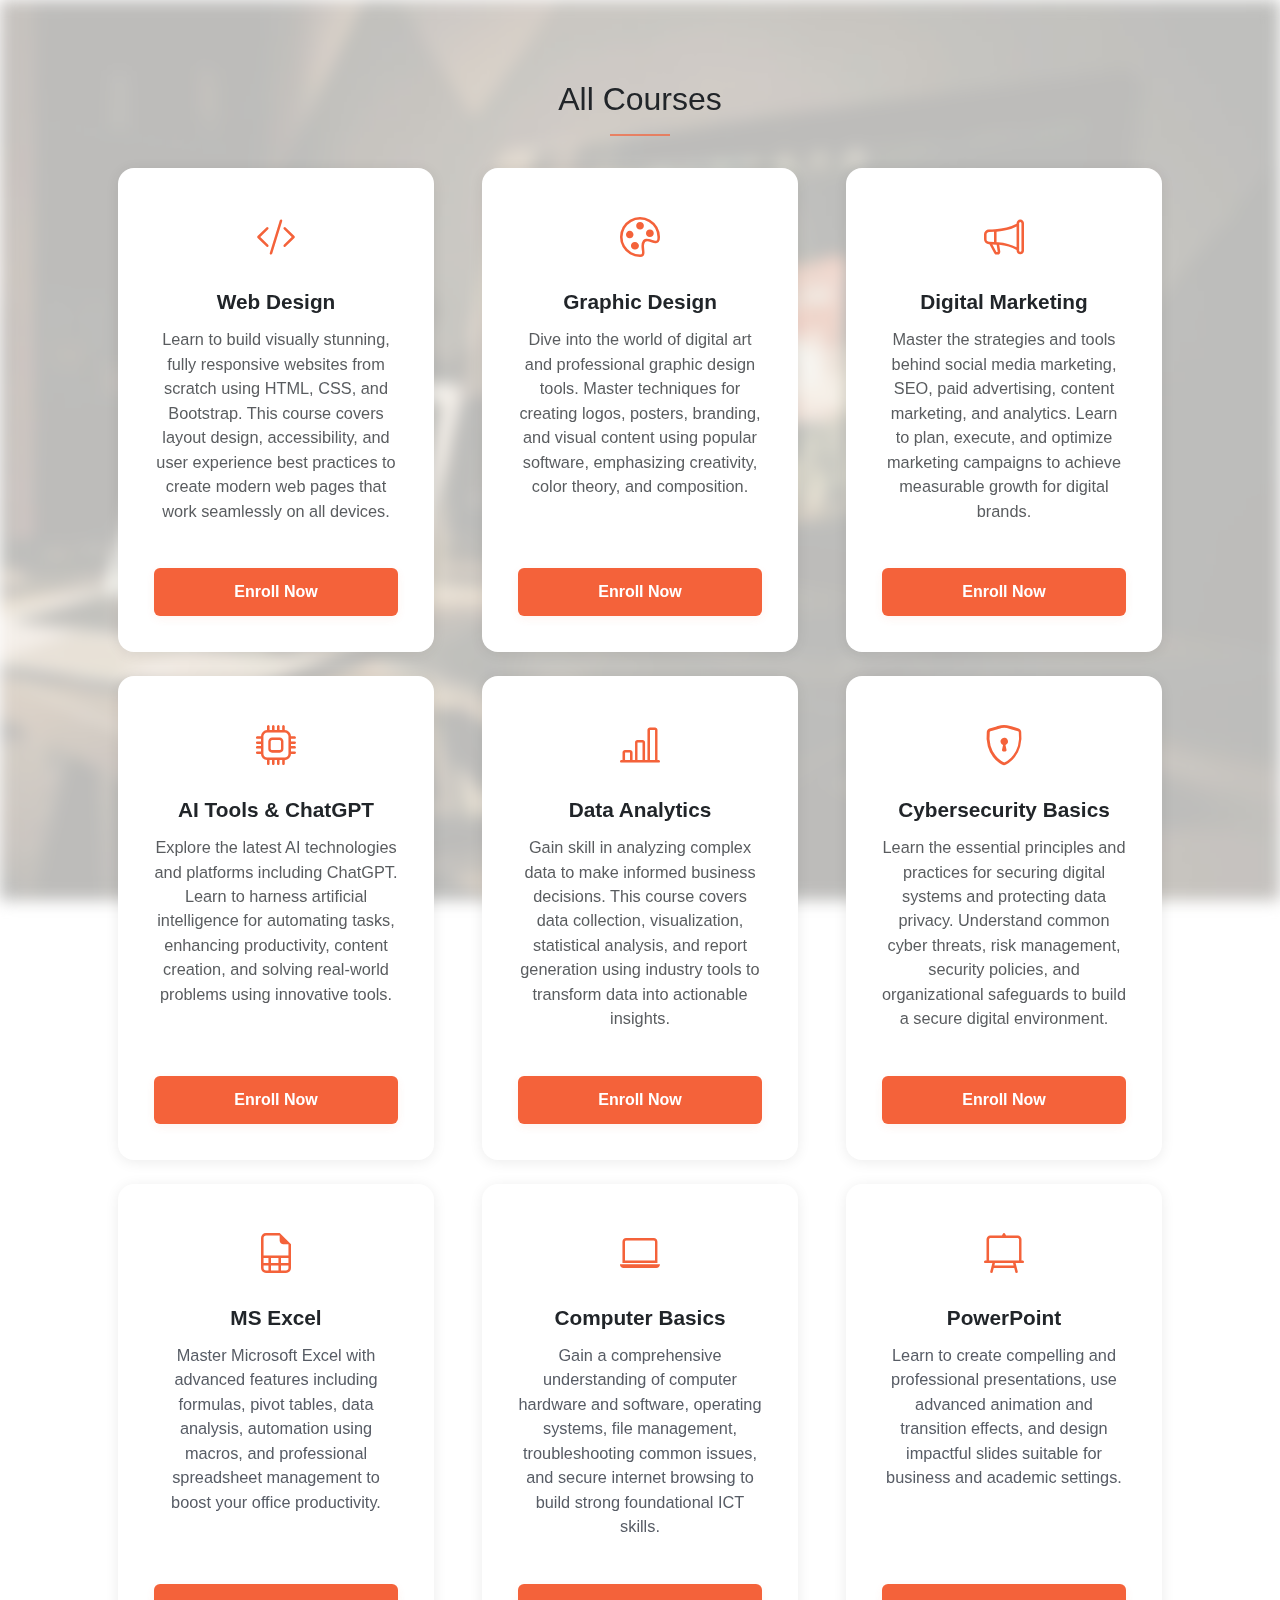
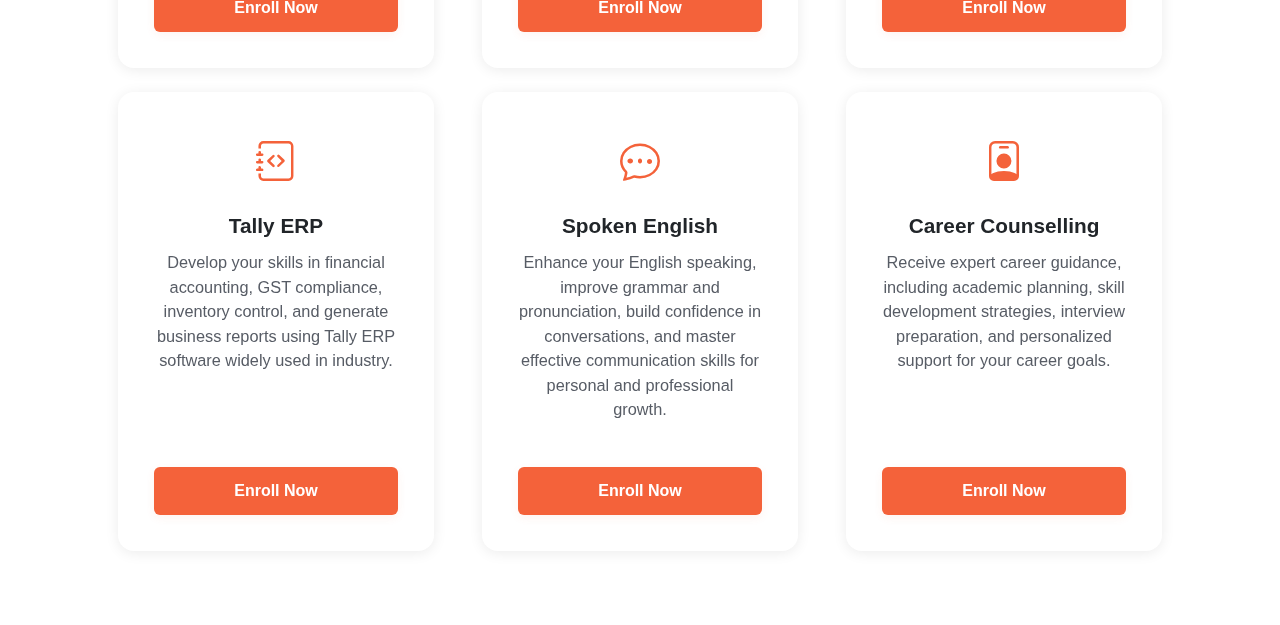
<file: courses.html>
<!DOCTYPE html>
<html lang="en">
  <head>
    <meta charset="UTF-8" />
    <meta
      name="viewport"
      content="width=device-width, initial-scale=1, shrink-to-fit=no"
    />
    <title>Urban Skills Institute | All Courses</title>
    <!-- Bootstrap CSS -->
    <link
      href="https://cdn.jsdelivr.net/npm/bootstrap@5.3.0/dist/css/bootstrap.min.css"
      rel="stylesheet"
    />
    <!-- Bootstrap Icons -->
    <link
      href="https://cdn.jsdelivr.net/npm/bootstrap-icons@1.10.5/font/bootstrap-icons.css"
      rel="stylesheet"
    />
    <link rel="icon" type="image/x-icon" href="assets/favicon.ico.png" />

    <style>
      body {
        position: relative;
        font-family: "Segoe UI", Arial, sans-serif;
        overflow-x: hidden; /* optional */
      }

      body::before {
        content: "";
        position: fixed;
        top: 0;
        left: 0;
        width: 100vw;
        height: 100vh;
        background-image: url("assets/img/computer-bg1 less opa.jpg");
        background-size: cover;
        background-position: center;
        background-repeat: no-repeat;
        filter: blur(8px);
        z-index: -1; /* background ke peeche rahne ke liye */
      }

      .page-section {
        padding: 80px 0 50px 0;
      }
      .divider {
        border-top: 2px solid #f4623a;
        width: 60px;
        margin: 16px auto 32px auto;
        opacity: 0.7;
      }
      .feature-card {
        background: #fff;
        border: none;
        border-radius: 16px;
        box-shadow: 0 2px 14px rgba(0, 0, 0, 0.08);
        padding: 20px;
        text-align: center;
        margin-bottom: 20px;
        transition: box-shadow 0.28s cubic-bezier(0.4, 1.25, 0.3, 1.1),
          transform 0.18s cubic-bezier(0.5, 0, 0.5, 1), border 0.26s;
        border-top: 4px solid transparent;
      }
      .feature-card:hover {
        box-shadow: 0 2px 20px #d8d7d7;
        transform: translateY(-5px) scale(1.05);
        border-top: 4px solid #f4623a;
        background: #ffffff;
      }
      .feature-card .card-title {
        font-size: 1.3rem;
        font-weight: 700;
        margin-bottom: 12px;
        margin-top: 6px;
      }
      .feature-card .card-text {
        font-size: 1.02rem;
        color: #575c65;
        min-height: 60px;
        margin-bottom: 25px;
        font-weight: 400;
      }

      /* Important fix for button and card body layout */
      .card-body {
        display: flex;
        flex-direction: column;
        height: 100%;
      }

      .enroll-btn {
        background-color: #f4623a;
        color: white;
        border: none;
        padding: 0.75rem 2rem;
        border-radius: 0.375rem;
        font-size: 1rem;
        font-weight: 600;
        cursor: pointer;
        margin-top: auto; /* Push button to bottom */
        text-align: center;
        transition: background-color 0.2s ease-in-out, color 0.2s ease-in-out;
        display: inline-block;
        width: 100%;
        text-decoration: none;
        box-shadow: 0 3px 10px rgba(244, 98, 58, 0.07);
      }
      .enroll-btn:hover {
        background-color: #c34e2e;
        color: white;
      }
      .mb-3 i {
        color: #f4623a;
      }
      @media (max-width: 767px) {
        .page-section {
          padding: 32px 0 16px 0;
        }
        .feature-card {
          margin-bottom: 16px;
        }
      }
    </style>
  </head>
  <body>
    <!-- MAIN COURSES SECTION -->
    <section class="page-section" id="courses">
      <div class="container px-4 px-lg-5">
        <h2 class="text-center mt-0">All Courses</h2>
        <hr class="divider" />
        <div class="row gx-4 gx-lg-5">
          <!-- CARD 1: Web Design -->
          <div class="col-lg-4 col-md-6 mb-4">
            <div class="card h-100 text-center feature-card">
              <div class="card-body">
                <div class="mb-3">
                  <i class="bi bi-code-slash fs-1"></i>
                </div>
                <h5 class="card-title">Web Design</h5>
                <p class="card-text text-muted">
                  Learn to build visually stunning, fully responsive websites
                  from scratch using HTML, CSS, and Bootstrap. This course
                  covers layout design, accessibility, and user experience best
                  practices to create modern web pages that work seamlessly on
                  all devices.
                </p>
                <a href="registration.html?course=web-design" class="enroll-btn"
                  >Enroll Now</a
                >
              </div>
            </div>
          </div>

          <!-- CARD 2: Graphic Design -->
          <div class="col-lg-4 col-md-6 mb-4">
            <div class="card h-100 text-center feature-card">
              <div class="card-body">
                <div class="mb-3">
                  <i class="bi bi-palette fs-1"></i>
                </div>
                <h5 class="card-title">Graphic Design</h5>
                <p class="card-text text-muted">
                  Dive into the world of digital art and professional graphic
                  design tools. Master techniques for creating logos, posters,
                  branding, and visual content using popular software,
                  emphasizing creativity, color theory, and composition.
                </p>
                <a
                  href="registration.html?course=graphic-design"
                  class="enroll-btn"
                  >Enroll Now</a
                >
              </div>
            </div>
          </div>

          <!-- CARD 3: Digital Marketing -->
          <div class="col-lg-4 col-md-6 mb-4">
            <div class="card h-100 text-center feature-card">
              <div class="card-body">
                <div class="mb-3">
                  <i class="bi bi-megaphone fs-1"></i>
                </div>
                <h5 class="card-title">Digital Marketing</h5>
                <p class="card-text text-muted">
                  Master the strategies and tools behind social media marketing,
                  SEO, paid advertising, content marketing, and analytics. Learn
                  to plan, execute, and optimize marketing campaigns to achieve
                  measurable growth for digital brands.
                </p>
                <a
                  href="registration.html?course=digital-marketing"
                  class="enroll-btn"
                  >Enroll Now</a
                >
              </div>
            </div>
          </div>

          <!-- CARD 4: AI Tools & ChatGPT -->
          <div class="col-lg-4 col-md-6 mb-4">
            <div class="card h-100 text-center feature-card">
              <div class="card-body">
                <div class="mb-3">
                  <i class="bi bi-cpu fs-1"></i>
                </div>
                <h5 class="card-title">AI Tools & ChatGPT</h5>
                <p class="card-text text-muted">
                  Explore the latest AI technologies and platforms including
                  ChatGPT. Learn to harness artificial intelligence for
                  automating tasks, enhancing productivity, content creation,
                  and solving real-world problems using innovative tools.
                </p>
                <a
                  href="registration.html?course=ai-tools-chatgpt"
                  class="enroll-btn"
                  >Enroll Now</a
                >
              </div>
            </div>
          </div>

          <!-- CARD 5: Data Analytics -->
          <div class="col-lg-4 col-md-6 mb-4">
            <div class="card h-100 text-center feature-card">
              <div class="card-body">
                <div class="mb-3">
                  <i class="bi bi-bar-chart-line fs-1"></i>
                </div>
                <h5 class="card-title">Data Analytics</h5>
                <p class="card-text text-muted">
                  Gain skill in analyzing complex data to make informed business
                  decisions. This course covers data collection, visualization,
                  statistical analysis, and report generation using industry
                  tools to transform data into actionable insights.
                </p>
                <a
                  href="registration.html?course=data-analytics"
                  class="enroll-btn"
                  >Enroll Now</a
                >
              </div>
            </div>
          </div>

          <!-- CARD 6: Cybersecurity Basics -->
          <div class="col-lg-4 col-md-6 mb-4">
            <div class="card h-100 text-center feature-card">
              <div class="card-body">
                <div class="mb-3">
                  <i class="bi bi-shield-lock fs-1"></i>
                </div>
                <h5 class="card-title">Cybersecurity Basics</h5>
                <p class="card-text text-muted">
                  Learn the essential principles and practices for securing
                  digital systems and protecting data privacy. Understand common
                  cyber threats, risk management, security policies, and
                  organizational safeguards to build a secure digital
                  environment.
                </p>
                <a
                  href="registration.html?course=cybersecurity-basics"
                  class="enroll-btn"
                  >Enroll Now</a
                >
              </div>
            </div>
          </div>

          <!-- 7th Course -->
          <div class="col-lg-4 col-md-6 mb-4">
            <div class="card h-100 text-center feature-card">
              <div class="card-body">
                <div class="mb-3">
                  <i class="bi bi-file-earmark-spreadsheet fs-1"></i>
                </div>
                <h5 class="card-title">MS Excel</h5>
                <p class="card-text">
                  Master Microsoft Excel with advanced features including
                  formulas, pivot tables, data analysis, automation using
                  macros, and professional spreadsheet management to boost your
                  office productivity.
                </p>
                <a href="registration.html?course=ms-excel" class="enroll-btn"
                  >Enroll Now</a
                >
              </div>
            </div>
          </div>

          <!-- 8th Course -->
          <div class="col-lg-4 col-md-6 mb-4">
            <div class="card h-100 text-center feature-card">
              <div class="card-body">
                <div class="mb-3">
                  <i class="bi bi-laptop fs-1"></i>
                </div>
                <h5 class="card-title">Computer Basics</h5>
                <p class="card-text">
                  Gain a comprehensive understanding of computer hardware and
                  software, operating systems, file management, troubleshooting
                  common issues, and secure internet browsing to build strong
                  foundational ICT skills.
                </p>
                <a
                  href="registration.html?course=computer-basics"
                  class="enroll-btn"
                  >Enroll Now</a
                >
              </div>
            </div>
          </div>

          <!-- 9th Course -->
          <div class="col-lg-4 col-md-6 mb-4">
            <div class="card h-100 text-center feature-card">
              <div class="card-body">
                <div class="mb-3">
                  <i class="bi bi-easel2 fs-1"></i>
                </div>
                <h5 class="card-title">PowerPoint</h5>
                <p class="card-text">
                  Learn to create compelling and professional presentations, use
                  advanced animation and transition effects, and design
                  impactful slides suitable for business and academic settings.
                </p>
                <a href="registration.html?course=powerpoint" class="enroll-btn"
                  >Enroll Now</a
                >
              </div>
            </div>
          </div>

          <!-- 10th Course -->
          <div class="col-lg-4 col-md-6 mb-4">
            <div class="card h-100 text-center feature-card">
              <div class="card-body">
                <div class="mb-3">
                  <i class="bi bi-journal-code fs-1"></i>
                </div>
                <h5 class="card-title">Tally ERP</h5>
                <p class="card-text">
                  Develop your skills in financial accounting, GST compliance,
                  inventory control, and generate business reports using Tally
                  ERP software widely used in industry.
                </p>
                <a href="registration.html?course=tally-erp" class="enroll-btn"
                  >Enroll Now</a
                >
              </div>
            </div>
          </div>

          <!-- 11th Course -->
          <div class="col-lg-4 col-md-6 mb-4">
            <div class="card h-100 text-center feature-card">
              <div class="card-body">
                <div class="mb-3">
                  <i class="bi bi-chat-dots fs-1"></i>
                </div>
                <h5 class="card-title">Spoken English</h5>
                <p class="card-text">
                  Enhance your English speaking, improve grammar and
                  pronunciation, build confidence in conversations, and master
                  effective communication skills for personal and professional
                  growth.
                </p>
                <a
                  href="registration.html?course=spoken-english"
                  class="enroll-btn"
                  >Enroll Now</a
                >
              </div>
            </div>
          </div>

          <!-- 12th Course -->
          <div class="col-lg-4 col-md-6 mb-4">
            <div class="card h-100 text-center feature-card">
              <div class="card-body">
                <div class="mb-3">
                  <i class="bi bi-person-badge fs-1"></i>
                </div>
                <h5 class="card-title">Career Counselling</h5>
                <p class="card-text">
                  Receive expert career guidance, including academic planning,
                  skill development strategies, interview preparation, and
                  personalized support for your career goals.
                </p>
                <a
                  href="registration.html?course=career-counselling"
                  class="enroll-btn"
                  >Enroll Now</a
                >
              </div>
            </div>
          </div>
        </div>
      </div>
    </section>
  </body>
</html>
</file>
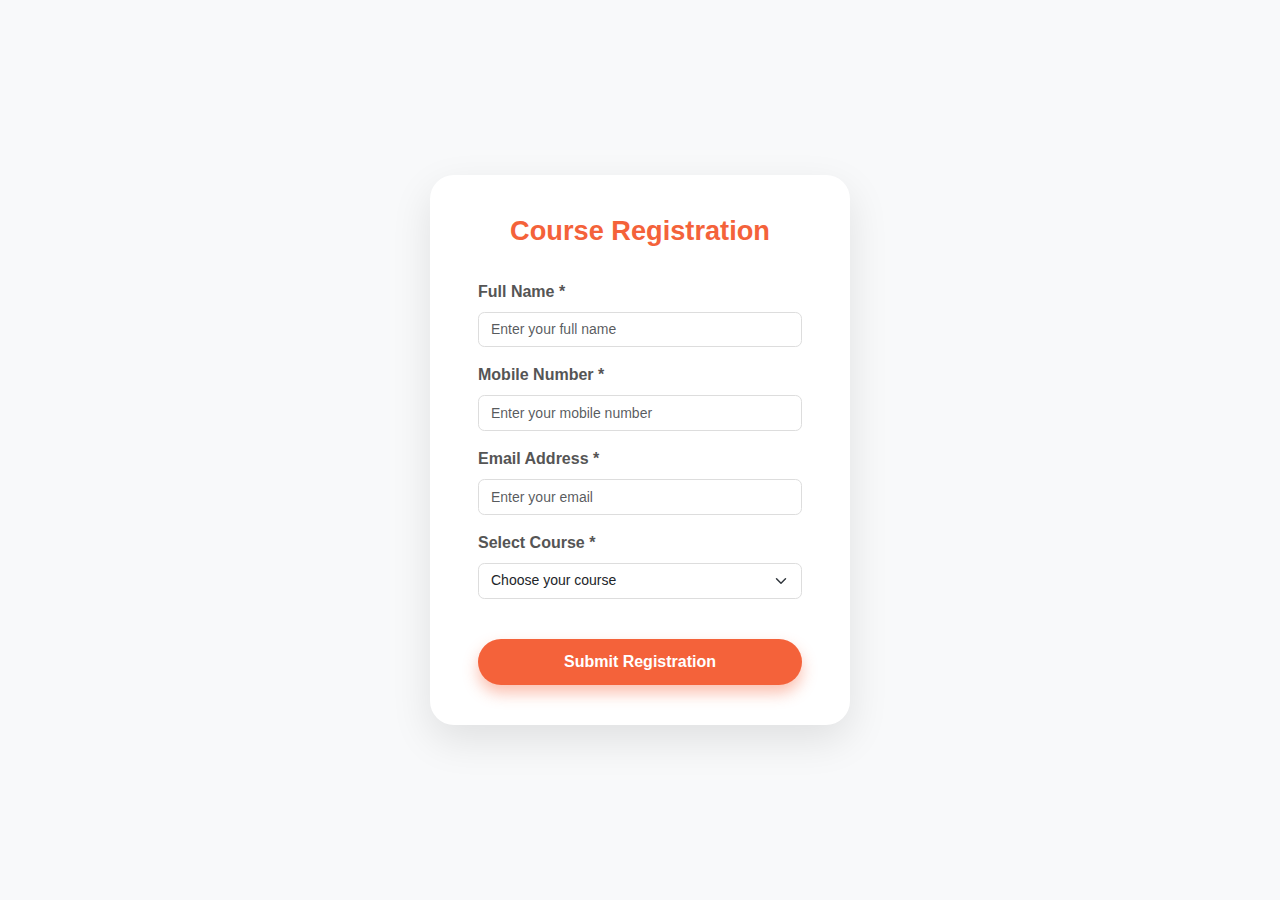
<file: registration.html>
<!DOCTYPE html>
<html lang="en">
  <head>
    <meta charset="UTF-8" />
    <meta name="viewport" content="width=device-width, initial-scale=1" />
    <title>Course Registration - Urban Skills Institute</title>
    <link rel="icon" type="image/x-icon" href="assets/favicon.ico.png" />
    <link
      href="https://cdn.jsdelivr.net/npm/bootstrap@5.3.0/dist/css/bootstrap.min.css"
      rel="stylesheet"
    />

    <style>
      body {
        background-color: #f8f9fa;
        font-family: "Segoe UI", Tahoma, Geneva, Verdana, sans-serif;
        min-height: 100vh;
        display: flex;
        align-items: center;
        justify-content: center;
        padding: 2rem;
        color: #333;
        margin: 0;
      }

      .registration-card {
        width: 420px;
        max-width: 95vw;
        padding: 2.5rem 3rem;
        background: white;
        border-radius: 1.5rem;
        box-shadow: 0 15px 40px rgba(0, 0, 0, 0.1);
        margin: 2rem auto;
        box-sizing: border-box;
      }

      h2 {
        font-weight: 700;
        color: #f4623a;
        text-align: center;
        margin-bottom: 2rem;
        font-size: 1.7rem;
      }

      .form-label {
        font-weight: 600;
        color: #555;
      }

      .form-control,
      .form-select {
        font-size: 0.875rem;
        padding: 0.4rem 0.75rem;
        border-radius: 0.4rem;
        margin-bottom: 1rem;
        border: 1.5px solid #ddd;
        transition: border-color 0.3s ease;
      }

      .form-control:focus,
      .form-select:focus {
        border-color: #f4623a;
        box-shadow: 0 0 8px rgba(244, 98, 58, 0.4);
        outline: none;
      }

      .btn-register {
        padding: 0.7rem;
        font-size: 1rem;
        border-radius: 50px;
        width: 100%;
        margin-top: 1.5rem;
        box-shadow: 0 8px 15px rgba(244, 98, 58, 0.4);
        background-color: #f4623a;
        border: none;
        color: white;
        font-weight: 700;
        transition: background-color 0.3s ease, box-shadow 0.3s ease;
        cursor: pointer;
      }

      .btn-register:hover {
        background-color: #c34e2e;
        box-shadow: 0 12px 25px rgba(200, 61, 13, 0.6);
      }

      .invalid-feedback {
        font-size: 0.9rem;
        color: #d93025;
      }

      @media (max-width: 575.98px) {
        .registration-card {
          width: 90vw;
          padding: 2rem 1.5rem;
        }

        h2 {
          font-size: 1.4rem;
          margin-bottom: 1.5rem;
        }

        .form-control,
        .form-select {
          font-size: 0.85rem;
          padding: 0.35rem 0.7rem;
          margin-bottom: 0.9rem;
        }

        .btn-register {
          padding: 0.6rem;
          font-size: 0.95rem;
          margin-top: 1.2rem;
        }
      }
    </style>
  </head>

  <body>
    <div class="registration-card">
      <h2>Course Registration</h2>
      <form id="registrationForm" novalidate>
        <div class="mb-3">
          <label for="fullName" class="form-label">Full Name *</label>
          <input
            type="text"
            id="fullName"
            class="form-control"
            placeholder="Enter your full name"
            required
          />
          <div class="invalid-feedback">Please enter your name.</div>
        </div>

        <div class="mb-3">
          <label for="mobile" class="form-label">Mobile Number *</label>
          <input
            type="tel"
            id="mobile"
            class="form-control"
            placeholder="Enter your mobile number"
            pattern="[0-9]{10}"
            required
          />
          <div class="invalid-feedback">
            Please enter a valid 10-digit mobile number.
          </div>
        </div>

        <div class="mb-3">
          <label for="email" class="form-label">Email Address *</label>
          <input
            type="email"
            id="email"
            class="form-control"
            placeholder="Enter your email"
            required
          />
          <div class="invalid-feedback">
            Please enter a valid email address.
          </div>
        </div>

        <div class="mb-3">
          <label for="courseSelect" class="form-label">Select Course *</label>
          <select id="courseSelect" class="form-select" required>
            <option value="" selected disabled>Choose your course</option>
            <option value="web-design">Web Design</option>
            <option value="graphic-design">Graphic Design</option>
            <option value="digital-marketing">Digital Marketing</option>
            <option value="ai-tools-chatgpt">AI Tools & ChatGPT</option>
            <option value="data-analytics">Data Analytics</option>
            <option value="cybersecurity-basics">Cybersecurity Basics</option>
          </select>
          <div class="invalid-feedback">Please select a course.</div>
        </div>

        <button type="submit" class="btn-register">Submit Registration</button>
      </form>
    </div>

    <script>
      (function () {
        "use strict";
        const form = document.getElementById("registrationForm");
        form.addEventListener(
          "submit",
          function (event) {
            if (!form.checkValidity()) {
              event.preventDefault();
              event.stopPropagation();
            } else {
              event.preventDefault();
              alert("Registration submitted successfully!");
              form.reset();
            }
            form.classList.add("was-validated");
          },
          false
        );
      })();
    </script>

    <script src="https://cdn.jsdelivr.net/npm/bootstrap@5.3.0/dist/js/bootstrap.bundle.min.js"></script>
  </body>
</html>
</file>
